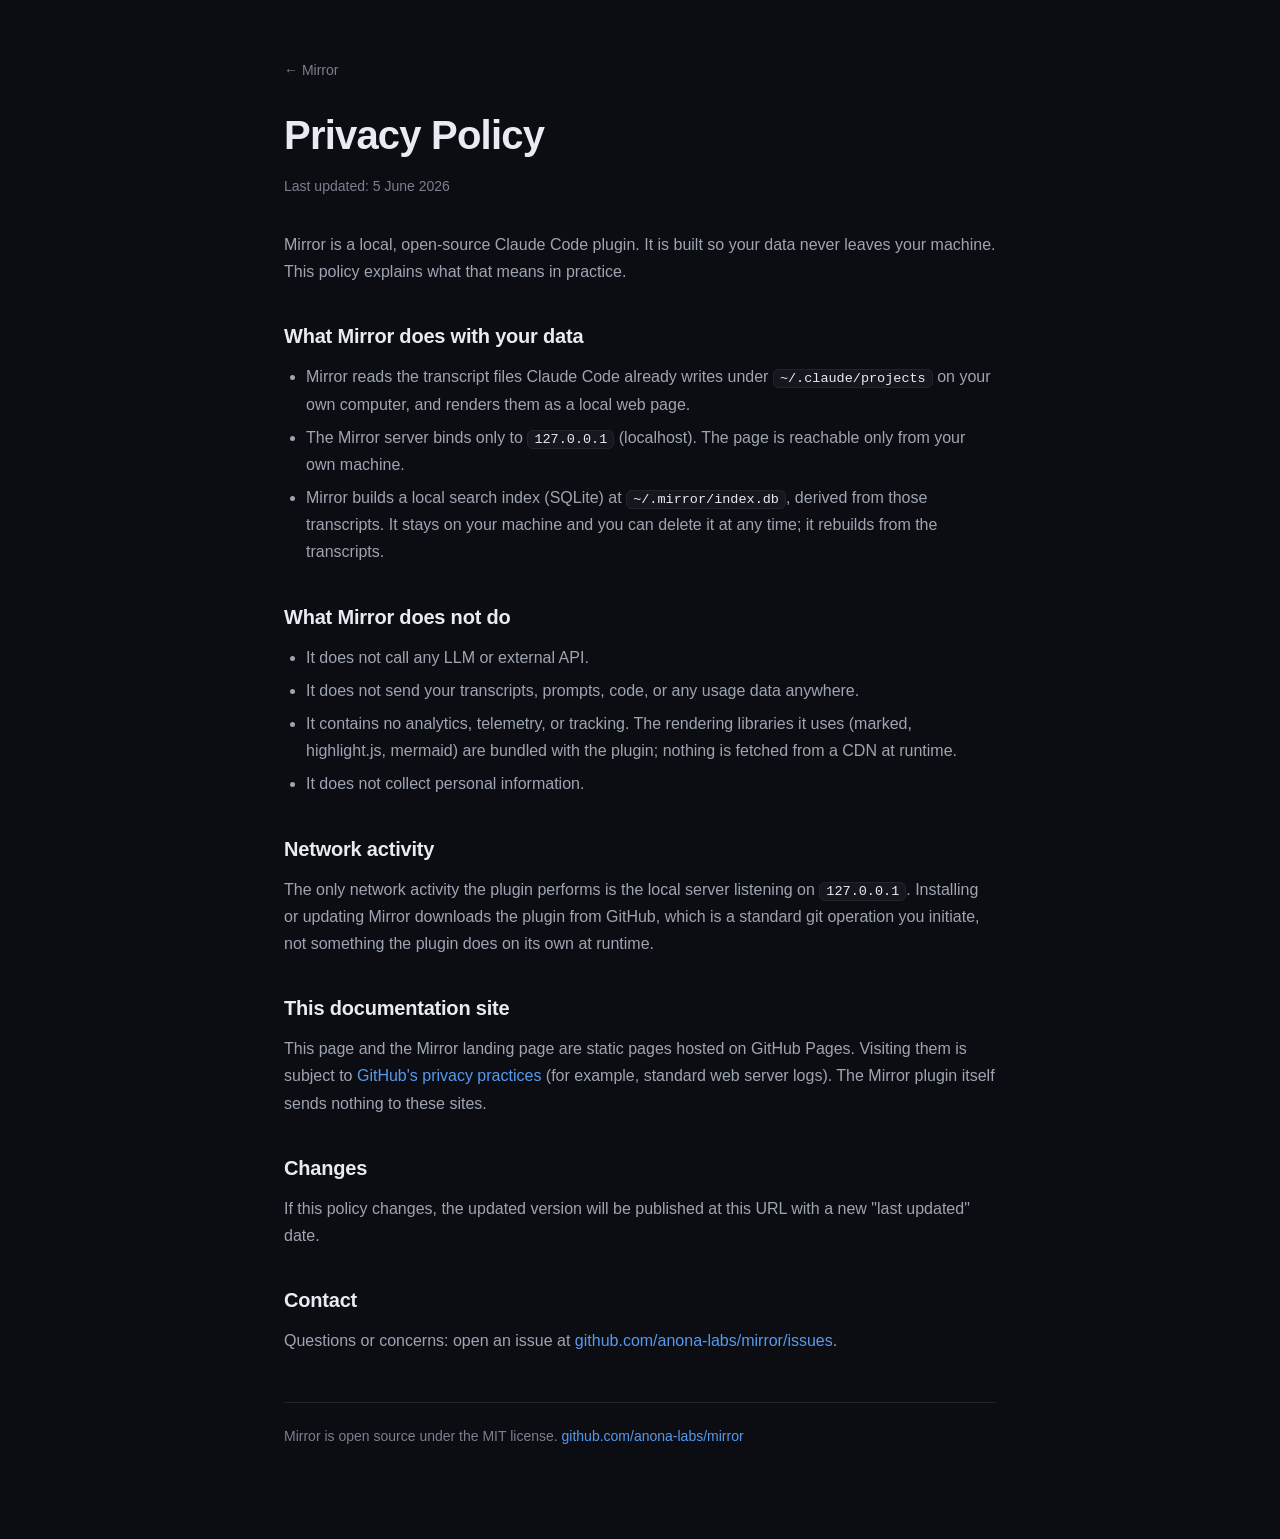
<file: docs/privacy.html>
<!DOCTYPE html>
<html lang="en">
<head>
  <meta charset="utf-8">
  <meta name="viewport" content="width=device-width, initial-scale=1">
  <title>Privacy Policy, Mirror</title>
  <meta name="description" content="Mirror's privacy policy. Mirror is a local Claude Code plugin: it collects nothing, sends nothing, and binds to localhost only.">
  <style>
    :root {
      --hue: 265;
      --bg: oklch(0.16 0.012 var(--hue));
      --bg-2: oklch(0.205 0.014 var(--hue));
      --border-soft: oklch(0.26 0.014 var(--hue));
      --text: oklch(0.94 0.008 var(--hue));
      --muted: oklch(0.72 0.02 var(--hue));
      --faint: oklch(0.6 0.02 var(--hue));
      --accent: oklch(0.72 0.13 290);
      --blue: oklch(0.68 0.14 255);
      --sans: -apple-system, BlinkMacSystemFont, "Segoe UI", Helvetica, Arial, sans-serif;
    }
    * { box-sizing: border-box; }
    body { margin: 0; background: var(--bg); color: var(--text); font: 16px/1.7 var(--sans); -webkit-font-smoothing: antialiased; }
    a { color: var(--blue); text-decoration: none; }
    a:hover { text-decoration: underline; }
    :focus-visible { outline: 2px solid var(--accent); outline-offset: 2px; border-radius: 3px; }
    @media (prefers-reduced-motion: reduce) { html { scroll-behavior: auto; } * { transition-duration: 0.01ms !important; animation-duration: 0.01ms !important; } }
    .wrap { max-width: 760px; margin: 0 auto; padding: 56px 24px 90px; }
    .home { color: var(--faint); font-size: 14px; }
    h1 { font-size: clamp(30px, 5vw, 40px); letter-spacing: -0.02em; margin: 18px 0 6px; font-weight: 680; }
    .updated { color: var(--faint); font-size: 14px; margin: 0 0 32px; }
    h2 { font-size: 20px; margin: 34px 0 10px; font-weight: 640; letter-spacing: -0.01em; }
    p { color: var(--muted); margin: 0 0 14px; }
    ul { color: var(--muted); margin: 0 0 14px; padding-left: 22px; }
    li { margin: 6px 0; }
    code { font: 13.5px ui-monospace, SFMono-Regular, Menlo, Consolas, monospace; background: var(--bg-2); border: 1px solid var(--border-soft); border-radius: 6px; padding: 1px 6px; color: var(--text); }
    strong { color: var(--text); font-weight: 620; }
    footer { border-top: 1px solid var(--border-soft); margin-top: 48px; padding-top: 22px; color: var(--faint); font-size: 14px; }
  </style>
</head>
<body>
  <div class="wrap">
    <a class="home" href="./">&larr; Mirror</a>
    <h1>Privacy Policy</h1>
    <p class="updated">Last updated: 5 June 2026</p>

    <p>Mirror is a local, open-source Claude Code plugin. It is built so your data never leaves your
       machine. This policy explains what that means in practice.</p>

    <h2>What Mirror does with your data</h2>
    <ul>
      <li>Mirror reads the transcript files Claude Code already writes under
        <code>~/.claude/projects</code> on your own computer, and renders them as a local web page.</li>
      <li>The Mirror server binds only to <code>127.0.0.1</code> (localhost). The page is reachable
        only from your own machine.</li>
      <li>Mirror builds a local search index (SQLite) at <code>~/.mirror/index.db</code>, derived
        from those transcripts. It stays on your machine and you can delete it at any time; it
        rebuilds from the transcripts.</li>
    </ul>

    <h2>What Mirror does not do</h2>
    <ul>
      <li>It does not call any LLM or external API.</li>
      <li>It does not send your transcripts, prompts, code, or any usage data anywhere.</li>
      <li>It contains no analytics, telemetry, or tracking. The rendering libraries it uses
        (marked, highlight.js, mermaid) are bundled with the plugin; nothing is fetched from a CDN
        at runtime.</li>
      <li>It does not collect personal information.</li>
    </ul>

    <h2>Network activity</h2>
    <p>The only network activity the plugin performs is the local server listening on
       <code>127.0.0.1</code>. Installing or updating Mirror downloads the plugin from GitHub, which
       is a standard git operation you initiate, not something the plugin does on its own at runtime.</p>

    <h2>This documentation site</h2>
    <p>This page and the Mirror landing page are static pages hosted on GitHub Pages. Visiting them
       is subject to <a href="https://docs.github.com/site-policy/privacy-policies/github-general-privacy-statement">GitHub's privacy practices</a>
       (for example, standard web server logs). The Mirror plugin itself sends nothing to these sites.</p>

    <h2>Changes</h2>
    <p>If this policy changes, the updated version will be published at this URL with a new
       "last updated" date.</p>

    <h2>Contact</h2>
    <p>Questions or concerns: open an issue at
       <a href="https://github.com/anona-labs/mirror/issues">github.com/anona-labs/mirror/issues</a>.</p>

    <footer>
      Mirror is open source under the MIT license.
      <a href="https://github.com/anona-labs/mirror">github.com/anona-labs/mirror</a>
    </footer>
  </div>
</body>
</html>
</file>
